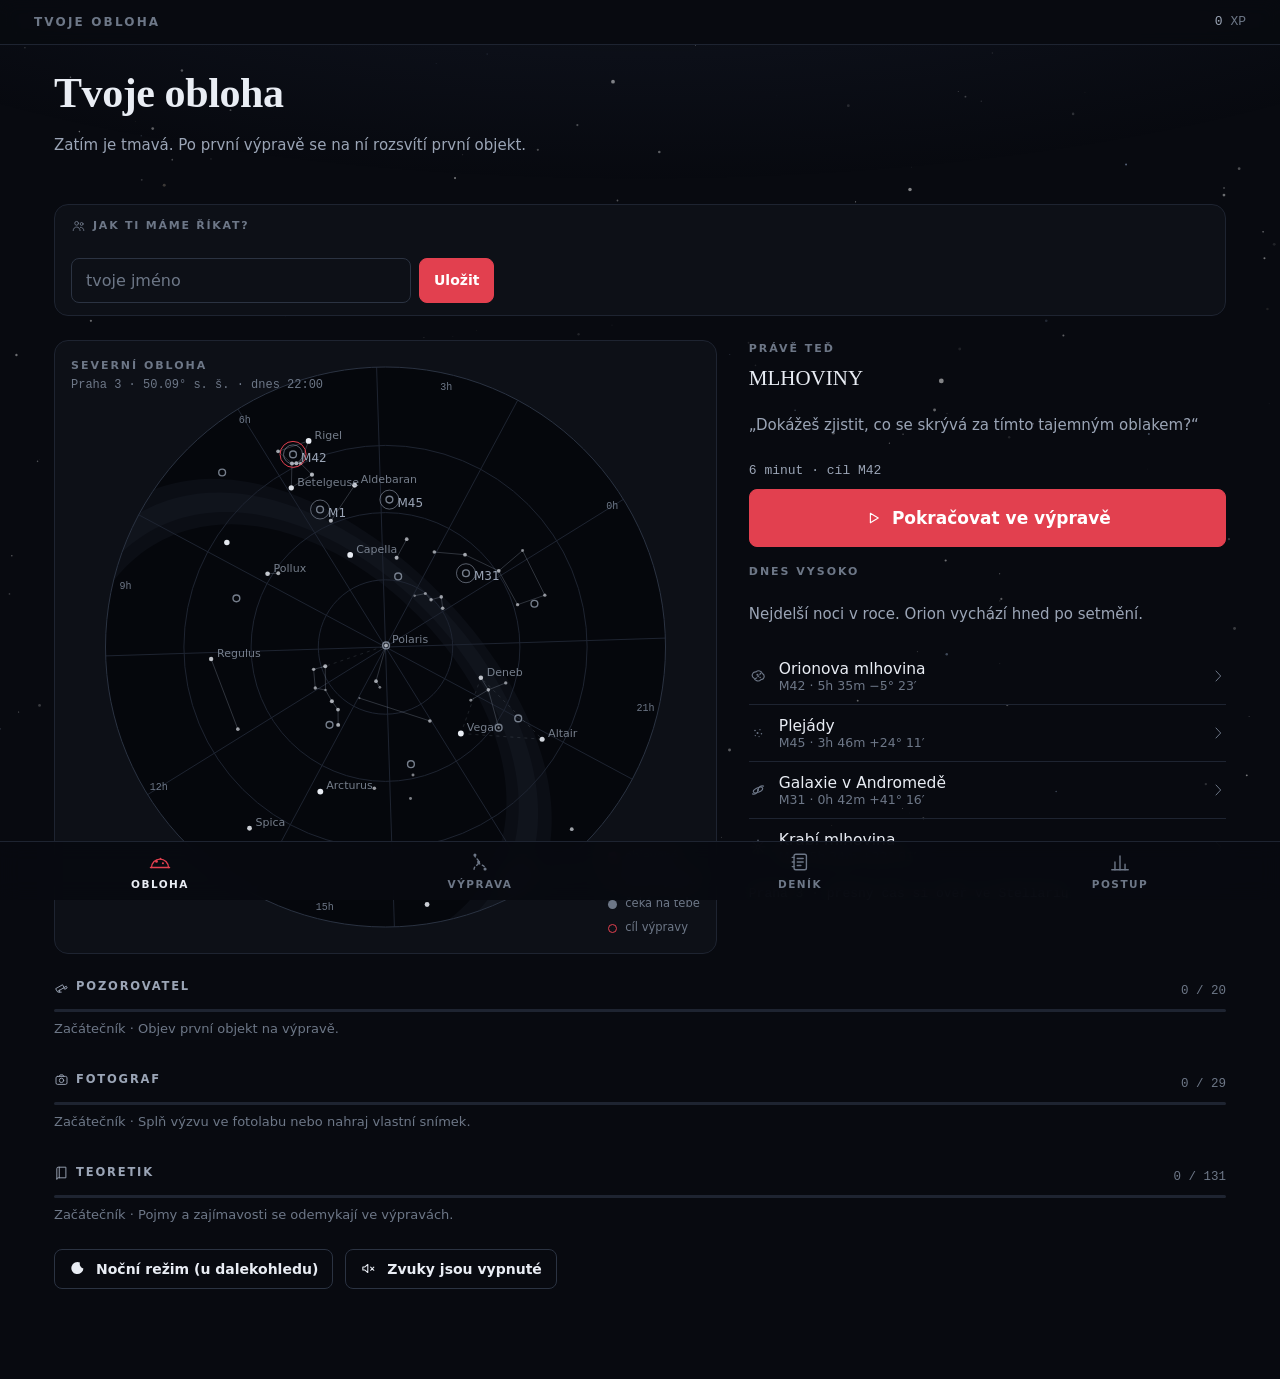
<file: index.html>
<!DOCTYPE html>
<html lang="cs">
<head>
  <meta charset="UTF-8">
  <meta name="viewport" content="width=device-width, initial-scale=1, viewport-fit=cover">
  <meta name="theme-color" content="#060812">
  <title>🚀 Vesmírná akademie</title>
  <link rel="stylesheet" href="style.css">
  <link rel="icon" href="data:image/svg+xml,<svg xmlns='http://www.w3.org/2000/svg' viewBox='0 0 100 100'><text y='.9em' font-size='90'>🚀</text></svg>">
</head>
<body>

  <!-- Hvězdné pozadí (kreslí se jen jednou, výkonově nenáročné) -->
  <canvas id="starfield" aria-hidden="true"></canvas>
  <div class="nebula-glow" aria-hidden="true"></div>

  <!-- Horní lišta -->
  <header class="topbar" id="topbar">
    <button class="topbar__back" id="btnBack" aria-label="Zpět">←</button>
    <div class="topbar__title" id="topbarTitle">VESMÍRNÁ AKADEMIE</div>
    <div class="topbar__xp" id="topbarXp"><span id="topbarXpValue">0</span> XP</div>
  </header>

  <!-- Ukazatel průběhu lekce -->
  <div class="progress" id="progress" hidden>
    <div class="progress__fill" id="progressFill"></div>
  </div>

  <!-- Sem se vykreslují všechny obrazovky -->
  <main id="app"></main>

  <!-- Vrstva pro odznaky / oznámení -->
  <div id="overlay" class="overlay" hidden></div>
  <div id="toasts" class="toasts" aria-live="polite"></div>

  <!-- Data (obsah) -->
  <script src="data/images.js"></script>
  <script src="data/objects.js"></script>
  <script src="data/facts.js"></script>
  <script src="data/terms.js"></script>
  <script src="data/sims.js"></script>
  <script src="data/sky.js"></script>
  <script src="data/lessons.js"></script>
  <!-- Aplikace (logika) -->
  <script src="icons.js"></script>
  <script src="sky-map.js"></script>
  <script src="sim-engine.js"></script>
  <script src="app.js"></script>
</body>
</html>
</file>
<file: style.css>
/* =============================================================================
   VESMÍRNÁ AKADEMIE – styly (verze 2)
   -----------------------------------------------------------------------------
   Vizuální systém: „noční hvězdný atlas“.
     · jedna tmavá plocha, žádné barevné přechody na pozadí ani v textu
     · vlasové linky a prázdný prostor místo rámečků a stínů
       (ne každý prvek je karta)
     · jeden akcent – Hα červená – a jen na tři věci:
         hlavní akce · objevený objekt · aktuální postup
     · písmo: patkové na nadpisy (jako v tištěném atlasu), bezpatkové
       na rozhraní, neproporcionální na čísla a souřadnice
     · pohyb jen v pěti okamžicích (sekce 9), nikdy trvale

   Sekce:
     1) barvy, písmo, rozměry       6) obrazovky
     2) základ a pozadí             7) interaktivní úlohy
     3) lišta a navigace            8) noční režim a tisk
     4) rozvržení a typografie      9) pohyb
     5) komponenty                 10) responzivita
   ========================================================================== */

/* ----------------- 1) BARVY, PÍSMO, ROZMĚRY ------------------------------ */
:root{
  /* plochy – od nejtmavší k nejsvětlejší */
  --sky-0:   #080a10;
  --sky-1:   #0d1017;
  --sky-2:   #141822;
  --sky-3:   #1b212d;

  /* linky */
  --line:    #1e2431;
  --line-2:  #2b3342;
  --line-3:  #3b4556;

  /* text */
  --ink:     #e9edf4;
  --ink-2:   #9ba5b6;
  --ink-3:   #6d7787;

  /* akcent – vodíková červená z astrofotografie */
  --ha:      #e2404f;
  --ha-hi:   #ef4c5b;
  --ha-soft: #7e1d26;
  --ha-wash: rgba(226,64,79,.12);

  /* stavy */
  --ok:        #4ec58a;
  --ok-wash:   rgba(78,197,138,.12);
  --warn:      #d8a44a;
  --warn-wash: rgba(216,164,74,.11);

  /* písmo */
  --font:  system-ui, -apple-system, "Segoe UI", Roboto, "Helvetica Neue", Arial, sans-serif;
  --serif: ui-serif, "Iowan Old Style", "Palatino Linotype", Palatino, Georgia,
           "Times New Roman", serif;
  --mono:  ui-monospace, SFMono-Regular, "SF Mono", Menlo, Consolas, monospace;

  /* rozestupy 4 / 8 / 12 / 16 / 24 / 32 / 48 / 64 */
  --s1:4px; --s2:8px; --s3:12px; --s4:16px;
  --s5:24px; --s6:32px; --s7:48px; --s8:64px;

  /* rádiusy – málo a malé */
  --r1:4px; --r2:8px; --r3:14px;

  --measure: 68ch;      /* nejdelší řádek textu ke čtení */
  --page:    1240px;

  /* zpětná kompatibilita se staršími názvy v kódu */
  --bg:var(--sky-0); --bg-2:var(--sky-1);
  --panel:var(--sky-1); --panel-2:var(--sky-2);
  --stroke:var(--line); --stroke-2:var(--line-2);
  --text:var(--ink); --muted:var(--ink-2);
  --accent:var(--ha); --accent-2:var(--ha); --pink:var(--ha);
  --good:var(--ok); --radius:var(--r3); --radius-sm:var(--r2);
  --shadow:none;
}

/* -------------------- 2) ZÁKLAD A POZADÍ -------------------------------- */
*{ box-sizing:border-box; }
html,body{ margin:0; padding:0; }
html{ -webkit-text-size-adjust:100%; }
[hidden]{ display:none !important; }

body{
  min-height:100vh;
  background:var(--sky-0);
  color:var(--ink);
  font-family:var(--font);
  font-size:17px;
  line-height:1.55;
  -webkit-font-smoothing:antialiased;
  overflow-x:hidden;
}
button{ font-family:inherit; color:inherit; cursor:pointer; }
img{ max-width:100%; display:block; }
a{ color:var(--ink); }
:focus-visible{ outline:2px solid var(--ha); outline-offset:3px; border-radius:var(--r1); }

/* hvězdné pozadí – nakreslí se jednou a nikdy se nehýbe */
#starfield{
  position:fixed; inset:0; width:100%; height:100%;
  z-index:-2; pointer-events:none; opacity:.55;
}
/* jediné světlo v pozadí: nehybný závan Mléčné dráhy u horního okraje */
.nebula-glow{
  position:fixed; inset:0; z-index:-1; pointer-events:none;
  background:radial-gradient(120% 55% at 50% -16%, rgba(78,96,144,.16), transparent 66%);
}

/* ikony */
.ico{ flex:0 0 auto; vertical-align:-.18em; }
.icowrap{ display:inline-flex; align-items:center; }

/* ------------------- 3) LIŠTA A NAVIGACE -------------------------------- */
.topbar{
  position:sticky; top:0; z-index:30;
  display:flex; align-items:center; gap:var(--s3);
  padding:var(--s3) clamp(16px,4vw,34px);
  background:rgba(8,10,16,.9);
  border-bottom:1px solid var(--line);
  backdrop-filter:blur(8px);
}
.topbar__back{
  width:36px; height:36px; flex:0 0 auto; display:grid; place-items:center;
  border:1px solid var(--line-2); border-radius:var(--r2);
  background:transparent; color:var(--ink-2);
}
.topbar__back:hover{ color:var(--ink); border-color:var(--line-3); }
.topbar__title{
  flex:1 1 auto; min-width:0;
  font-size:12px; font-weight:600; letter-spacing:.18em; text-transform:uppercase;
  color:var(--ink-3); white-space:nowrap; overflow:hidden; text-overflow:ellipsis;
}
.topbar__xp{
  flex:0 0 auto; font-family:var(--mono); font-size:13px; color:var(--ink-3);
}
.topbar__xp span{ color:var(--ink-2); }

/* průběh lekce – vlasová linka pod lištou */
.progress{ position:sticky; top:56px; z-index:29; height:2px; background:var(--line); }
.progress__fill{ height:100%; width:0; background:var(--ha); transition:width .3s ease; }

/* Prvky, na které se kliká, se nesmí schovat pod spodní navigaci –
   proto si při posouvání drží odstup od jejího okraje.                   */
.answer, .btn, .rail__item, .path__item, .tonight__obj, .jentry__link,
.simswitch__btn, .simrange, .chip, .kind{ scroll-margin-bottom:110px; }

/* hlavní navigace – čtyři místa, nic víc */
.nav{
  position:fixed; left:0; right:0; bottom:0; z-index:28;
  display:grid; grid-template-columns:repeat(4,1fr);
  border-top:1px solid var(--line);
  background:rgba(8,10,16,.94);
  backdrop-filter:blur(10px);
}
.nav__item{
  display:flex; flex-direction:column; align-items:center; gap:5px;
  padding:9px 4px 10px; border:0; background:transparent;
  color:var(--ink-3); font-size:10.5px; font-weight:700;
  letter-spacing:.14em; text-transform:uppercase;
}
.nav__item:hover{ color:var(--ink-2); }
.nav__item.is-on{ color:var(--ink); }
.nav__item.is-on .ico{ color:var(--ha); }
.nav__item[hidden]{ display:none !important; }

/* ------------- 4) ROZVRŽENÍ A TYPOGRAFIE -------------------------------- */
#app{
  max-width:var(--page); margin:0 auto;
  padding:var(--s5) clamp(16px,4vw,34px) 96px;
}
.stack{ display:grid; gap:var(--s5); }
.stack--tight{ gap:var(--s3); }
.center{ text-align:center; }
.measure{ max-width:var(--measure); }
.row{ display:flex; align-items:center; gap:var(--s3); flex-wrap:wrap; }
.hr{ height:1px; background:var(--line); border:0; margin:0; }

h1,h2,h3{ margin:0; line-height:1.18; font-weight:600; }
.h-hero{
  font-family:var(--serif); font-weight:600; color:var(--ink);
  font-size:clamp(28px,4vw,42px); letter-spacing:-.01em;
}
.h-step{
  font-family:var(--serif); font-weight:600;
  font-size:clamp(23px,3.2vw,33px); letter-spacing:-.01em;
  display:flex; align-items:baseline; gap:12px;
}
.ico--head{ color:var(--ink-3); flex:0 0 auto; align-self:center; }
.sub{ color:var(--ink-2); font-size:15px; }
.lead{ font-size:clamp(17px,1.4vw,19px); color:var(--ink); max-width:var(--measure); }
p{ max-width:var(--measure); }
.eyebrow{
  font-size:11px; font-weight:700; letter-spacing:.2em; text-transform:uppercase;
  color:var(--ink-3);
}
.num{ font-family:var(--mono); font-variant-numeric:tabular-nums; }
.muted{ color:var(--ink-2); }

/* nadpis sekce: text a linka, ne karta */
.sechead{
  display:flex; align-items:baseline; gap:var(--s3);
  padding-bottom:var(--s2); border-bottom:1px solid var(--line);
  margin-bottom:var(--s4);
}
.sechead__t{
  font-size:11.5px; font-weight:700; letter-spacing:.18em; text-transform:uppercase;
  color:var(--ink-2); display:flex; align-items:center; gap:8px;
}
.sechead__n{ margin-left:auto; font-family:var(--mono); font-size:12px; color:var(--ink-3); }

/* ----------------------- 5) KOMPONENTY ---------------------------------- */

/* plocha – jen tam, kde prvek opravdu potřebuje vlastní pozadí */
.panel{
  background:var(--sky-1); border:1px solid var(--line);
  border-radius:var(--r3); padding:clamp(16px,2.1vw,22px);
}
.panel--tight{ padding:var(--s3) var(--s4); }
.panel--plain{ background:transparent; border:0; padding:0; }

/* tlačítka */
.btn{
  display:inline-flex; align-items:center; justify-content:center; gap:10px;
  width:100%; min-height:52px; padding:14px 20px;
  font-size:16px; font-weight:600;
  border:1px solid var(--ha); border-radius:var(--r2);
  background:var(--ha); color:#fff;
  transition:background .15s ease, border-color .15s ease, color .15s ease;
}
.btn:hover{ background:var(--ha-hi); border-color:var(--ha-hi); }
.btn:active{ background:#c8323f; }
.btn--ghost{ background:transparent; color:var(--ink); border-color:var(--line-2); }
.btn--ghost:hover{ background:var(--sky-2); border-color:var(--line-3); }
.btn--small{ min-height:40px; font-size:14px; padding:9px 14px; width:auto; }
.btn--wide{ min-height:58px; font-size:17px; }
.btn--danger{ background:transparent; color:var(--ha); border-color:var(--ha-soft); }
.btn--danger:hover{ background:var(--ha-wash); border-color:var(--ha); }
.btn[disabled]{ opacity:.4; cursor:default; }

/* odpovědi – řádky, ne bubliny */
.answers{ display:grid; gap:var(--s2); max-width:780px; }
.answers--2{ grid-template-columns:1fr 1fr; }
.answer{
  display:flex; align-items:center; gap:var(--s3); text-align:left;
  width:100%; min-height:56px; padding:12px 16px;
  border:1px solid var(--line-2); border-left:2px solid var(--line-2);
  border-radius:var(--r2);
  background:var(--sky-1); font-size:16px; color:var(--ink);
  transition:border-color .15s, background .15s;
}
.answer:hover:not(.is-locked){ background:var(--sky-2); border-left-color:var(--line-3); }
.answer__icon{ color:var(--ink-3); display:inline-flex; }
.answer.is-correct{ border-color:var(--ok); border-left-color:var(--ok); background:var(--ok-wash); }
.answer.is-correct .answer__icon{ color:var(--ok); }
.answer.is-wrong{ border-color:var(--ha); border-left-color:var(--ha); background:var(--ha-wash); }
.answer.is-wrong .answer__icon{ color:var(--ha); }
.answer.is-locked{ cursor:default; }
.answer.is-dim{ opacity:.42; }

/* fotografie a ilustrace */
.photo{
  position:relative; margin:0; overflow:hidden;
  border-radius:var(--r3); border:1px solid var(--line);
  background:var(--sky-1); aspect-ratio:16/10;
  width:100%; max-height:min(56vh,520px);
}
.photo svg, .photo img{ position:absolute; inset:0; width:100%; height:100%; object-fit:cover; }
.photo img{ opacity:0; transition:opacity .4s ease; }
.photo.has-photo img{ opacity:1; }
.photo--tall{ aspect-ratio:4/3; }
.photo--square{ aspect-ratio:1/1; }
.photo--mini{ aspect-ratio:16/10; max-height:150px; border-radius:var(--r2); }
.photo--fill{
  position:absolute; inset:0; width:100%; height:100%;
  aspect-ratio:auto; max-height:none; border:0; border-radius:0;
}
.pick .photo, .card-obj .photo{ max-height:none; }
.photo__credit{
  position:absolute; left:0; right:0; bottom:0; z-index:2; display:none;
  padding:18px 12px 8px; font-size:11px; line-height:1.4; color:var(--ink-2);
  background:linear-gradient(transparent, rgba(8,10,16,.9)); text-align:right;
}
.photo.has-photo .photo__credit{ display:block; }
.photo__credit a{ color:#cfd8e8; text-decoration:none; border-bottom:1px solid var(--line-3); }
.photo__illu{
  position:absolute; right:10px; bottom:8px; z-index:2;
  font-size:10px; letter-spacing:.1em; text-transform:uppercase; color:var(--ink-3);
}
.photo.has-photo .photo__illu{ display:none; }
.photo__label{
  position:absolute; top:10px; left:10px; z-index:2;
  display:inline-flex; align-items:center; gap:6px; padding:5px 10px;
  border-radius:var(--r1); font-size:11px; font-weight:700;
  letter-spacing:.12em; text-transform:uppercase;
  background:rgba(8,10,16,.74); border:1px solid var(--line-2); color:var(--ink-2);
}

/* hodnocení odpovědi – svislá linka, žádná bublina */
.feedback{
  border-left:2px solid var(--line-2); padding:var(--s2) 0 var(--s2) var(--s4);
  max-width:var(--measure);
}
.feedback--ok{ border-left-color:var(--ok); }
.feedback--no{ border-left-color:var(--warn); }
.feedback__title{
  font-size:13px; font-weight:700; letter-spacing:.1em; text-transform:uppercase;
  margin-bottom:2px; display:flex; align-items:center; gap:8px;
}
.feedback--ok .feedback__title{ color:var(--ok); }
.feedback--no .feedback__title{ color:var(--warn); }

/* chipy */
.chips{ display:flex; flex-wrap:wrap; gap:var(--s2); }
.chip{
  display:inline-flex; align-items:center; gap:6px; padding:6px 12px;
  border:1px solid var(--line-2); border-radius:999px;
  font-size:13px; color:var(--ink-2); background:transparent;
}
.chip:hover{ color:var(--ink); }
.chip.is-on{ color:var(--ink); border-color:var(--line-3); background:var(--sky-2); }

/* rozbalení „chci vědět víc“ */
.more{
  border-top:1px solid var(--line); margin-top:var(--s4); padding-top:var(--s3);
  max-width:var(--measure);
}
.more__sum{
  cursor:pointer; list-style:none; display:flex; align-items:center; gap:8px;
  font-size:14px; font-weight:600; color:var(--ink-2);
}
.more__sum::-webkit-details-marker{ display:none; }
.more__sum::after{ content:''; }
.more__sum:hover{ color:var(--ink); }
.more[open] .more__sum{ color:var(--ink); margin-bottom:var(--s2); }
.more__body p{ margin:0 0 var(--s2); color:var(--ink-2); font-size:16px; }
.more__body p:last-child{ margin-bottom:0; }
.more__list{ margin:0; padding-left:20px; color:var(--ink-2); font-size:15px; }
.more__list li{ margin-bottom:6px; }

/* toasty */
.toasts{
  position:fixed; left:50%; bottom:74px; transform:translateX(-50%);
  z-index:60; display:grid; gap:8px; justify-items:center;
  width:max-content; max-width:92vw; pointer-events:none;
}
.toast{
  padding:9px 15px; border-radius:var(--r2);
  background:var(--sky-2); border:1px solid var(--line-2);
  font-size:14px; color:var(--ink);
}
.toast.is-out{ opacity:0; transition:opacity .35s ease; }

/* překryv – nová kvalifikace */
.overlay{
  position:fixed; inset:0; z-index:70; display:grid; place-items:center;
  padding:var(--s5); background:rgba(5,7,11,.82); backdrop-filter:blur(6px);
}
.unlock{
  width:min(420px,92vw); text-align:center;
  background:var(--sky-1); border:1px solid var(--line-2); border-radius:var(--r3);
  padding:var(--s6) var(--s5);
}
.unlock__icon{ color:var(--ha); display:grid; place-items:center; margin-bottom:var(--s3); }
.unlock__label{
  font-size:11px; font-weight:700; letter-spacing:.2em; text-transform:uppercase;
  color:var(--ink-3);
}
.unlock__name{ font-family:var(--serif); font-size:26px; margin:var(--s2) 0 var(--s4); }

/* text a číslo v řádku (definiční seznam) */
.factlist{ display:grid; margin:0; }
.factlist div{
  display:flex; justify-content:space-between; gap:var(--s4);
  padding:10px 0; border-bottom:1px solid var(--line); font-size:15.5px;
}
.factlist div:last-child{ border-bottom:0; }
.factlist dt{ color:var(--ink-2); }
.factlist dd{ margin:0; text-align:right; font-family:var(--mono); font-size:14.5px; }

/* ------------------------- 6) OBRAZOVKY --------------------------------- */

/* ---- OBLOHA (domov) ---- */
.hero{ padding:0 0 var(--s2); }
.hero__rocket{ display:none; }          /* raketa jako ozdoba už nepatří do rozhraní */

.oblo{ display:grid; gap:var(--s5); }
.oblo__top{ display:grid; gap:var(--s4); }

/* mapa oblohy */
.skymap{
  position:relative; border:1px solid var(--line); border-radius:var(--r3);
  background:var(--sky-1); overflow:hidden;
  display:grid; justify-items:center;
}
.skymap__canvas{
  display:block; width:100%; aspect-ratio:1/1;
  max-height:min(68vh,660px);
}
@media (max-width:899px){ .skymap__canvas{ max-height:min(86vw,540px); } }
.skymap__hud{
  position:absolute; left:var(--s4); top:var(--s4); z-index:2;
  display:grid; gap:2px; pointer-events:none;
}
.skymap__now{
  font-size:11px; font-weight:700; letter-spacing:.18em; text-transform:uppercase;
  color:var(--ink-3);
}
.skymap__place{ font-family:var(--mono); font-size:12px; color:var(--ink-3); }
.skymap__legend{
  position:absolute; right:var(--s4); bottom:var(--s4); z-index:2;
  display:grid; gap:6px; pointer-events:none;
}
.skymap__key{
  display:flex; align-items:center; gap:8px;
  font-size:11.5px; color:var(--ink-3);
}
.skymap__key i{
  width:9px; height:9px; border-radius:50%; background:var(--ink-3);
  display:inline-block; flex:0 0 auto;
}
.skymap__key.is-found i{ background:var(--ha); }
.skymap__key.is-tonight i{ background:transparent; border:1px solid var(--ink-2); }
.skymap__key.is-goal i{ background:transparent; border:1px solid var(--ha); }
.skymap__tip{
  position:absolute; z-index:3; pointer-events:none; transform:translate(-50%,-130%);
  padding:7px 11px; border-radius:var(--r2); white-space:nowrap;
  background:rgba(8,10,16,.94); border:1px solid var(--line-2);
  font-size:13px; color:var(--ink);
}
.skymap__tip small{ display:block; color:var(--ink-3); font-family:var(--mono); font-size:11px; }
.skymap__empty{
  position:absolute; inset:auto var(--s4) var(--s4) var(--s4); z-index:2;
  text-align:center; font-size:13px; color:var(--ink-3);
}

/* pás vedle mapy: co dělat teď */
.rail{ display:grid; gap:var(--s4); align-content:start; }
.rail__block{ display:grid; gap:var(--s2); }
.rail__label{
  font-size:11px; font-weight:700; letter-spacing:.18em; text-transform:uppercase;
  color:var(--ink-3);
}
.rail__title{ font-family:var(--serif); font-size:21px; line-height:1.25; }
.rail__meta{ font-size:13px; color:var(--ink-2); font-family:var(--mono); }
.rail__list{ display:grid; gap:1px; }
.rail__item{
  display:grid; grid-template-columns:auto 1fr auto; align-items:center; gap:var(--s3);
  padding:11px 0; border-bottom:1px solid var(--line);
  background:transparent; border-left:0; border-right:0; border-top:0;
  text-align:left; color:var(--ink); font-size:15.5px; width:100%;
}
.rail__item:hover{ color:#fff; }
.rail__item:hover .rail__go{ color:var(--ha); }
.rail__item .ico{ color:var(--ink-3); }
.rail__item.is-found .ico{ color:var(--ha); }
.rail__sub{ display:block; font-size:12.5px; color:var(--ink-3); }
.rail__go{ color:var(--ink-3); display:inline-flex; }

/* stopa postupu – tři dráhy */
.tracks{ display:grid; gap:var(--s6); }
.track{ display:grid; gap:7px; }
.track__head{ display:flex; align-items:baseline; gap:var(--s3); }
.track__name{
  font-size:11.5px; font-weight:700; letter-spacing:.16em; text-transform:uppercase;
  color:var(--ink-2); display:flex; align-items:center; gap:7px;
}
.track__val{ margin-left:auto; font-family:var(--mono); font-size:12.5px; color:var(--ink-3); }
.track__bar{ height:3px; background:var(--line); border-radius:2px; overflow:hidden; }
.track__bar span{ display:block; height:100%; background:var(--ha); }
.track__note{ font-size:13px; color:var(--ink-3); }
.track__rank{ font-family:var(--serif); font-size:18px; color:var(--ink); margin-top:2px; }

/* statistiky – čísla bez krabic */
.stats{ display:grid; grid-template-columns:repeat(auto-fit,minmax(180px,1fr)); gap:var(--s4); }
.stat{ display:grid; gap:2px; }
.stat__label{
  font-size:11px; font-weight:700; letter-spacing:.16em; text-transform:uppercase;
  color:var(--ink-3); display:flex; align-items:center; gap:7px;
}
.stat__value{ font-family:var(--serif); font-size:clamp(22px,2.4vw,28px); }
.stat__value small{ font-size:14px; color:var(--ink-2); font-family:var(--font); }
.levelbar{ height:3px; margin-top:8px; background:var(--line); border-radius:2px; overflow:hidden; }
.levelbar span{ display:block; height:100%; background:var(--ha); transition:width .6s ease; }

/* aktuální výprava */
.mission-card{
  display:grid; gap:var(--s2);
  padding:var(--s5); border:1px solid var(--line-2); border-radius:var(--r3);
  background:var(--sky-1);
}
.mission-card__badge{
  display:inline-flex; align-items:center; gap:7px; width:max-content;
  font-size:11px; font-weight:700; letter-spacing:.16em; text-transform:uppercase;
  color:var(--ha);
}
.mission-card.is-done .mission-card__badge{ color:var(--ok); }
.mission-card__title{ font-family:var(--serif); font-size:clamp(22px,2.8vw,29px); }

/* dlaždice – jen v druhořadém pásu, proto tiché */
.tiles{ display:grid; grid-template-columns:repeat(auto-fit,minmax(190px,1fr)); gap:var(--s3); }
.tile{
  display:grid; grid-template-columns:auto 1fr; align-items:center; gap:var(--s3);
  padding:13px 14px; text-align:left;
  border:1px solid var(--line); border-radius:var(--r2); background:transparent;
}
.tile:hover{ background:var(--sky-1); border-color:var(--line-2); }
.tile__icon{ color:var(--ink-3); display:inline-flex; }
.tile:hover .tile__icon{ color:var(--ink-2); }
.tile__name{ font-size:15px; font-weight:600; }
.tile__meta{ font-size:12.5px; color:var(--ink-3); }
.tile--locked{ opacity:.5; cursor:default; }
.tile--locked:hover{ background:transparent; border-color:var(--line); }

/* ---- VÝPRAVY (cesta akademií) ---- */
.path{ display:grid; }
.path__item{
  display:grid; grid-template-columns:auto 1fr auto; align-items:center; gap:var(--s4);
  text-align:left; padding:var(--s4) 0; width:100%;
  border:0; border-bottom:1px solid var(--line); background:transparent; color:var(--ink);
}
.path__item:hover{ background:var(--sky-1); }
.path__dot{
  width:38px; height:38px; flex:0 0 auto; display:grid; place-items:center;
  border-radius:50%; border:1px solid var(--line-2); color:var(--ink-3);
  font-family:var(--mono); font-size:13px;
}
.path__item.is-done .path__dot{ border-color:var(--ha-soft); color:var(--ha); }
.path__item.is-now .path__dot{ border-color:var(--ha); color:var(--ha); }
.path__body{ min-width:0; display:grid; gap:3px; }
.path__title{ display:block; font-size:17px; font-weight:600; letter-spacing:.01em; }
.path__teaser{ display:block; font-size:14.5px; color:var(--ink-2); }
.path__meta{
  display:block; font-size:12px; color:var(--ink-3); font-family:var(--mono);
  margin-top:2px;
}
.path__go{ color:var(--ink-3); display:inline-flex; }
.path__item:hover .path__go{ color:var(--ha); }

/* ---- DENÍK ---- */
.jentry{ padding:var(--s4) 0; border-bottom:1px solid var(--line); }
.jentry__head{ display:flex; justify-content:space-between; gap:var(--s3); flex-wrap:wrap; }
.jentry__date{
  font-family:var(--mono); font-size:12px; letter-spacing:.04em; color:var(--ink-3);
  text-transform:uppercase;
}
.jentry__sky{ font-size:13px; color:var(--ink-2); }
.jentry__what{ font-family:var(--serif); font-size:20px; margin-top:4px; }
.jentry__note{
  margin:var(--s2) 0 0; font-size:15.5px; color:var(--ink-2); white-space:pre-wrap;
  max-width:var(--measure);
}
.jentry__links{ display:flex; flex-wrap:wrap; gap:var(--s3); margin-top:var(--s3); }
.jentry__link{
  display:inline-flex; align-items:center; gap:6px;
  font-size:12.5px; color:var(--ink-3); background:transparent; border:0; padding:0;
}
.jentry__link:hover{ color:var(--ha); }
.journal__area{
  width:100%; resize:vertical; line-height:1.5; min-height:96px;
}

/* ---- SLOVNÍČEK ---- */
.terms{ display:grid; gap:0; }
.terms--grid{ grid-template-columns:repeat(auto-fit,minmax(340px,1fr)); gap:0 var(--s6); align-items:start; }
.term{ padding:var(--s4) 0; border-bottom:1px solid var(--line); }
.term__head{ display:flex; align-items:flex-start; gap:var(--s3); }
.term__icon{ color:var(--ink-3); display:inline-flex; margin-top:3px; }
.term__name{ display:block; font-weight:600; font-size:17px; }
.term__short{ display:block; font-size:13px; color:var(--ink-3); margin-top:1px; }
.term__text{ margin:var(--s2) 0 0; font-size:15.5px; color:var(--ink-2); }
.term__warn{
  margin:var(--s2) 0 0; padding:8px 0 8px var(--s3); font-size:14.5px; color:var(--warn);
  border-left:2px solid var(--warn);
}
.term--locked{ opacity:.45; }
.termcmp{ display:grid; grid-template-columns:1fr 1fr; gap:var(--s3); margin-top:var(--s3); }
.termcmp__col{ display:grid; gap:6px; }
.termcmp__label{
  font-size:11px; font-weight:700; letter-spacing:.12em; text-transform:uppercase;
  color:var(--ink-3);
}
.termcmp__note{ font-size:13.5px; color:var(--ink-2); }

/* ---- VÍŠ, ŽE? ---- */
.factcard{ display:grid; gap:var(--s3); max-width:var(--measure); }
.factcard__label{
  font-size:11px; font-weight:700; letter-spacing:.2em; text-transform:uppercase;
  color:var(--ink-3); display:flex; align-items:center; gap:7px;
}
.factcard__icon{ display:none; }
.factcard__title{ font-family:var(--serif); font-size:clamp(22px,3vw,29px); }
.factcard__text{ font-size:clamp(16px,1.5vw,18px); color:var(--ink); margin:0; }
.factcard__src{
  display:inline-flex; align-items:center; gap:6px; margin-top:var(--s2);
  font-size:12.5px; color:var(--ink-3); text-decoration:none;
}
.factcard__src:hover{ color:var(--ha); }
.factgrid{ display:grid; grid-template-columns:repeat(auto-fit,minmax(280px,1fr)); gap:0 var(--s6); }
.factmini{ padding:var(--s4) 0; border-bottom:1px solid var(--line); }
.factmini__icon{ display:none; }
.factmini__title{ font-weight:600; margin:0 0 3px; }
.factmini__text{ font-size:14.5px; color:var(--ink-2); margin:0; }
.factmini.is-locked{ opacity:.4; }

/* ---- postup krok za krokem ---- */
.howto{ display:grid; }
.howto__row{
  display:grid; grid-template-columns:auto 1fr; align-items:start; gap:var(--s4);
  padding:var(--s3) 0; border-bottom:1px solid var(--line);
}
.howto__num{
  width:26px; height:26px; display:grid; place-items:center; border-radius:50%;
  font-family:var(--mono); font-size:12px; color:var(--ink-3);
  border:1px solid var(--line-2);
}
.howto__icon{ display:none; }
.howto__title{ font-weight:600; }
.howto__text{ font-size:14.5px; color:var(--ink-2); }

/* ---- obloha se točí okolo pólu (ilustrace v lekci) ---- */
.skyrot{ margin-top:var(--s4); padding-top:var(--s4); border-top:1px solid var(--line); }
.skyrot__dome{
  position:relative; width:min(74%,260px); aspect-ratio:1/1; margin:0 auto;
  border-radius:50%; overflow:hidden; border:1px solid var(--line-2);
  background:var(--sky-0);
}
.skyrot__spin{ position:absolute; inset:0; animation:spin 26s linear infinite; }
.skyrot__star{ position:absolute; border-radius:50%; background:#fff; }
.skyrot__pole{
  position:absolute; left:50%; top:50%; transform:translate(-50%,-50%); color:var(--ha);
}
.skyrot__caption{ font-size:13.5px; color:var(--ink-3); margin:var(--s3) auto 0; max-width:46ch; text-align:center; }

/* ---- karty typů (otočení) ---- */
.kinds{ display:grid; grid-template-columns:repeat(auto-fit,minmax(200px,1fr)); gap:var(--s3); }
.kinds--wide{ grid-template-columns:repeat(auto-fit,minmax(280px,1fr)); }
.kinds--wide .kind__inner{ aspect-ratio:4/3; }
.kind{ perspective:1200px; background:none; border:0; padding:0; }
.kind__inner{
  position:relative; width:100%; aspect-ratio:3/4;
  transform-style:preserve-3d; transition:transform .5s cubic-bezier(.3,.9,.3,1);
}
.kind.is-flipped .kind__inner{ transform:rotateY(180deg); }
.kind__face{
  position:absolute; inset:0; backface-visibility:hidden; overflow:hidden;
  border:1px solid var(--line); border-radius:var(--r3); background:var(--sky-1);
  display:flex; flex-direction:column; justify-content:flex-end;
}
.kind__face--back{
  transform:rotateY(180deg); justify-content:center; text-align:left;
  padding:var(--s4); background:var(--sky-2);
}
.kind__caption{
  position:relative; z-index:2; padding:var(--s4) var(--s3);
  background:linear-gradient(transparent, rgba(8,10,16,.92) 58%);
}
.kind__icon{ color:var(--ink-2); display:inline-flex; }
.kind__name{ font-size:17px; font-weight:600; margin-top:4px; }
.kind__short{ font-size:13px; color:var(--ink-2); }
.kind__text{ font-size:14.5px; color:var(--ink-2); }
.kind__flip{
  font-size:10.5px; letter-spacing:.14em; color:var(--ink-3);
  margin-top:var(--s2); text-transform:uppercase;
}
.kind.is-seen .kind__face--front{ border-color:var(--line-3); }

/* ---- výběr obrázku ---- */
.picks{ display:grid; grid-template-columns:repeat(auto-fit,minmax(190px,1fr)); gap:var(--s3); }
.pick{ position:relative; padding:0; border:0; background:none; border-radius:var(--r3); }
.pick .photo{ aspect-ratio:1/1; }
.pick:hover:not(.is-locked) .photo{ border-color:var(--line-3); }
.pick.is-correct .photo{ border-color:var(--ok); }
.pick.is-wrong .photo{ border-color:var(--ha); }
.pick.is-dim{ opacity:.4; }
.pick__tag{
  position:absolute; z-index:3; top:10px; left:10px;
  width:28px; height:28px; display:grid; place-items:center;
  border-radius:var(--r1); font-family:var(--mono); font-size:13px;
  background:rgba(8,10,16,.8); border:1px solid var(--line-2); color:var(--ink-2);
}

/* ---- wow okamžik ---- */
.wow{ display:grid; gap:var(--s4); padding:var(--s6) 0; max-width:var(--measure); }
.wow__title{
  font-family:var(--serif); font-size:clamp(28px,4.6vw,44px); letter-spacing:-.01em;
}
.wow__line{ font-size:clamp(17px,1.8vw,20px); color:var(--ink-2); }
.wow__punch{
  font-family:var(--serif); font-size:clamp(20px,2.4vw,26px); color:var(--ink);
  border-left:2px solid var(--ha); padding-left:var(--s4);
}

/* ---- porovnání oko / fotoaparát ---- */
.compare{ display:grid; grid-template-columns:1fr 1fr; gap:var(--s4); }
.compare__col{ display:grid; gap:var(--s2); }
.compare__head{
  display:flex; align-items:center; gap:var(--s2); font-size:12px; font-weight:700;
  letter-spacing:.14em; text-transform:uppercase; color:var(--ink-2);
}
.compare__head .ico{ color:var(--ink-3); }
.compare__note{ font-size:14px; color:var(--ink-2); }
.eye-view{
  position:relative; aspect-ratio:16/10; border-radius:var(--r3);
  border:1px solid var(--line); overflow:hidden; background:var(--sky-0);
}
.eye-view__dot{ position:absolute; width:2px; height:2px; border-radius:50%; background:#dfe8ff; }

/* ---- misie ---- */
.mission__grid{ display:grid; grid-template-columns:1fr; gap:var(--s5); }
.task{
  display:flex; align-items:center; gap:var(--s3); padding:var(--s3) 0;
  border-bottom:1px solid var(--line); font-size:15.5px;
}
.task__icon{ color:var(--ink-3); display:inline-flex; }

/* ---- koloběh mlhovina → hvězda → mlhovina ---- */
.cycle{
  display:flex; align-items:center; justify-content:space-between; gap:var(--s2);
  margin-top:var(--s4); padding-top:var(--s4); border-top:1px solid var(--line);
}
.cycle__node{ text-align:center; flex:1 1 0; color:var(--ink-2); }
.cycle__node span{ display:block; color:var(--ink-2); }
.cycle__node small{ display:block; margin-top:6px; font-size:11.5px; color:var(--ink-3); line-height:1.35; }
.cycle__arrow{ flex:0 0 28px; height:1px; background:var(--line-3); }

/* ---- kvíz ---- */
.quiz{ display:grid; gap:var(--s5); }
.quiz__count{
  font-family:var(--mono); font-size:12px; letter-spacing:.1em; color:var(--ink-3);
  text-transform:uppercase;
}
.quiz__q{ font-family:var(--serif); font-size:clamp(21px,2.6vw,27px); max-width:38ch; }
.quiz__dots{ display:flex; gap:5px; }
.quiz__dots i{
  width:18px; height:2px; background:var(--line-2); display:block; border-radius:1px;
}
.quiz__dots i.is-on{ background:var(--ha); }
.quiz__dots i.is-ok{ background:var(--ok); }
.order{ display:grid; gap:var(--s3); }
.order__slots{ display:grid; gap:var(--s2); min-height:10px; }
.order__slot{
  display:flex; align-items:center; gap:var(--s3); padding:11px 14px;
  border-radius:var(--r2); border:1px solid var(--line-2); border-left:2px solid var(--ha);
  background:var(--sky-1);
}
.order__num{
  width:22px; height:22px; flex:0 0 auto; display:grid; place-items:center;
  border-radius:50%; border:1px solid var(--line-2);
  font-family:var(--mono); font-size:11px; color:var(--ink-3);
}
.result{ display:grid; gap:var(--s4); max-width:var(--measure); }
.result__score{ font-family:var(--mono); font-size:clamp(40px,7vw,64px); letter-spacing:-.02em; }
.result__score small{ font-size:.4em; color:var(--ink-3); }

/* ---- sbírka objektů ---- */
.collection{ display:grid; grid-template-columns:repeat(auto-fit,minmax(240px,1fr)); gap:var(--s5); }
.card-obj{ padding:0; border:0; background:none; text-align:left; }
.card-obj .photo{ aspect-ratio:4/3; }
.card-obj:hover .photo{ border-color:var(--line-3); }
.card-obj__body{ padding:var(--s3) 0 0; }
.card-obj__name{ font-weight:600; font-size:16.5px; }
.card-obj__meta{ font-family:var(--mono); font-size:12.5px; color:var(--ink-3); }
.empty{ color:var(--ink-3); padding:var(--s6) 0; font-size:15px; }

/* ---- kvalifikace (dřív odznaky) ---- */
.badge-row{
  display:grid; grid-template-columns:repeat(auto-fit,minmax(300px,1fr));
  gap:0 var(--s6); max-width:1040px;
}
.badge-chip{
  display:grid; grid-template-columns:auto 1fr; align-items:start; gap:var(--s3);
  padding:var(--s3) 0; border-bottom:1px solid var(--line); font-size:15px;
  line-height:1.4;
}
.badge-chip .ico{ margin-top:3px; }
.badge-chip .ico{ color:var(--ha); }
.badge-chip small{ display:block; font-size:12.5px; color:var(--ink-3); }
.badge-chip--locked{ color:var(--ink-3); }
.badge-chip--locked .ico{ color:var(--ink-3); }

/* místo pro vlastní fotku */
.photo-slot{
  display:grid; place-content:center; justify-items:center; gap:var(--s2);
  aspect-ratio:16/10; max-height:min(38vh,300px);
  border:1px dashed var(--line-2); border-radius:var(--r3);
  color:var(--ink-3); font-size:14px; text-align:center; padding:var(--s4);
}

/* ---- zdroje ---- */
.sources{ font-size:14.5px; color:var(--ink-2); padding-left:20px; }
.sources li{ margin-bottom:8px; }
.sources a{ color:var(--ink); }

/* ---- vynulování ---- */
.reset{ border-color:var(--ha-soft); }
.reset.is-armed{ border-color:var(--ha); background:var(--ha-wash); }
.resetlist{ margin:var(--s3) 0; padding-left:20px; }
.resetlist li{ font-size:15px; margin-bottom:5px; color:var(--ink-2); }

/* ---- přepínače, jméno ---- */
.homeswitches{ display:flex; gap:var(--s3); flex-wrap:wrap; }
.homeswitches .btn{ flex:0 1 auto; }
.namerow{ display:flex; gap:var(--s2); flex-wrap:wrap; max-width:520px; }
.nameinput{
  flex:1 1 200px; min-width:0; max-width:340px; padding:12px 14px;
  font-family:inherit; font-size:16px; color:var(--ink);
  background:var(--sky-1); border:1px solid var(--line-2); border-radius:var(--r2);
}
.nameinput::placeholder{ color:var(--ink-3); }
.nameinput:focus{ outline:none; border-color:var(--ha); }

/* ---- rozcvička ---- */
.warm__from{
  font-family:var(--mono); font-size:12px; letter-spacing:.04em;
  text-transform:uppercase; color:var(--ink-3);
}

/* ---- co je dnes na obloze ---- */
.tonight{ display:grid; gap:var(--s3); }
.tonight__row{ display:grid; grid-template-columns:repeat(auto-fit,minmax(150px,1fr)); gap:0 var(--s4); }
.tonight__obj{
  display:grid; grid-template-columns:auto 1fr; align-items:center; gap:var(--s3);
  padding:11px 0; border-bottom:1px solid var(--line);
  text-align:left; background:transparent; border-top:0; border-left:0; border-right:0;
  color:var(--ink);
}
.tonight__obj:hover .tonight__name{ color:#fff; }
.tonight__icon{ color:var(--ink-3); display:inline-flex; }
.tonight__obj.is-found .tonight__icon{ color:var(--ha); }
.tonight__name{ font-size:15px; }
.tonight__meta{ font-size:12px; color:var(--ink-3); font-family:var(--mono); }

/* ---- přehled pro rodiče ---- */
.ptable{ display:grid; }
.ptable__row{
  display:grid; grid-template-columns:34px 1fr auto; gap:var(--s3); align-items:center;
  padding:10px 0; border-bottom:1px solid var(--line); font-size:15px;
}
.ptable__row:last-child{ border-bottom:0; }
.ptable__n{ color:var(--ink-3); font-family:var(--mono); font-size:12.5px; }
.ptable__t{ min-width:0; }
.ptable__s{ font-family:var(--mono); font-size:13.5px; color:var(--ink-2); }
.ptable__row.is-done .ptable__s{ color:var(--ok); }

/* ---- diplom ---- */
.cert{
  padding:var(--s7) var(--s5); text-align:center;
  border:1px solid var(--line-2); border-radius:var(--r3); background:var(--sky-1);
}
.cert__seal{ color:var(--ha); display:grid; place-items:center; }
.cert__eyebrow{
  font-size:11px; letter-spacing:.22em; color:var(--ink-3); margin-top:var(--s3);
  text-transform:uppercase;
}
.cert__title{ font-family:var(--serif); font-size:24px; margin:var(--s2) 0 0; }
.cert__for{ color:var(--ink-3); margin:var(--s4) 0 0; font-size:13.5px; }
.cert__name{ font-family:var(--serif); font-size:32px; margin:var(--s1) 0 var(--s4); color:var(--ink); }
.cert__body{ font-size:15.5px; color:var(--ink-2); margin:0 auto; max-width:46ch; }
.cert__row{
  display:flex; justify-content:center; gap:var(--s5); margin-top:var(--s5);
  font-family:var(--mono); font-size:14px; color:var(--ink-2);
}
.cert__date{ margin-top:var(--s4); font-family:var(--mono); font-size:12.5px; color:var(--ink-3); }

/* ---------------- 7) INTERAKTIVNÍ ÚLOHY (SIMULÁTOR) --------------------- */
/* Pořadí, ve kterém se na to dívá dítě: ovládám → vidím → co to znamená. */
.sim-layout{ display:grid; gap:var(--s5); }
.sim{
  position:relative; border:1px solid var(--line); border-radius:var(--r3);
  overflow:hidden; background:var(--sky-0);
}
.sim__canvas{ display:block; width:100%; aspect-ratio:16/10; max-height:min(56vh,520px); }
.sim__target{
  position:absolute; left:0; right:0; bottom:0; padding:8px 13px;
  font-family:var(--mono); font-size:12px; color:var(--ink-3);
  background:linear-gradient(transparent, rgba(8,10,16,.9));
}
.simstats{ display:grid; grid-template-columns:repeat(auto-fit,minmax(140px,1fr)); gap:0 var(--s4); }
.simstat{ padding:10px 0; border-bottom:1px solid var(--line); }
.simstat__label{
  font-size:11px; text-transform:uppercase; letter-spacing:.12em; color:var(--ink-3);
}
.simstat__value{ font-family:var(--mono); font-size:17px; margin-top:2px; }
.simverdict{
  display:flex; align-items:flex-start; gap:var(--s3);
  padding:var(--s2) 0 var(--s2) var(--s4);
  border-left:2px solid var(--line-2); font-size:15.5px; color:var(--ink-2);
  max-width:var(--measure);
}
.simverdict__icon{ flex:0 0 auto; color:var(--ink-3); margin-top:2px; }
.simverdict.is-ok{ border-left-color:var(--ok); }
.simverdict.is-ok .simverdict__icon{ color:var(--ok); }
.simverdict.is-warn{ border-left-color:var(--warn); }
.simverdict.is-warn .simverdict__icon{ color:var(--warn); }

.simctrls{ display:grid; gap:var(--s4); }
.simctrl{ display:grid; gap:6px; }
.simctrl__head{ display:flex; justify-content:space-between; align-items:baseline; gap:var(--s2); }
.simctrl__label{
  font-size:11.5px; text-transform:uppercase; letter-spacing:.12em; color:var(--ink-3);
}
.simctrl__value{ font-family:var(--mono); font-size:16px; color:var(--ink); }
.simrange{
  -webkit-appearance:none; appearance:none;
  width:100%; height:26px; margin:0; background:transparent; cursor:pointer;
}
.simrange::-webkit-slider-runnable-track{ height:2px; background:var(--line-3); }
.simrange::-webkit-slider-thumb{
  -webkit-appearance:none; appearance:none;
  width:22px; height:22px; margin-top:-10px; border-radius:50%;
  background:var(--sky-0); border:2px solid var(--ha);
}
.simrange::-moz-range-track{ height:2px; background:var(--line-3); }
.simrange::-moz-range-thumb{
  width:18px; height:18px; border-radius:50%;
  background:var(--sky-0); border:2px solid var(--ha);
}
.simswitch{ display:flex; gap:0; border:1px solid var(--line-2); border-radius:var(--r2); overflow:hidden; }
.simswitch__btn{
  flex:1; padding:11px 8px; font-size:15px; border:0;
  background:transparent; color:var(--ink-2);
  border-right:1px solid var(--line-2);
}
.simswitch__btn:last-child{ border-right:0; }
.simswitch__btn:hover{ background:var(--sky-2); }
.simswitch__btn.is-on{ background:var(--ha-wash); color:var(--ink); box-shadow:inset 0 -2px 0 var(--ha); }
.simgoal{ padding:var(--s2) 0 var(--s2) var(--s4); border-left:2px solid var(--line-2); }
.simgoal__label{
  font-size:11px; text-transform:uppercase; letter-spacing:.14em; color:var(--ink-3);
  margin-bottom:3px; display:flex; align-items:center; gap:7px;
}
.simgoal__text{ font-size:15px; color:var(--ink-2); }
.simgoal.is-done{ border-left-color:var(--ha); }
.simgoal.is-done .simgoal__label{ color:var(--ha); }
.simgoal.is-done .simgoal__text{ color:var(--ink); }

/* ---- výprava: rozvržení na šířku ---- */
.lesson{ display:grid; gap:var(--s4); }
.lesson__head{ display:grid; gap:var(--s2); }
.lesson__step{
  font-family:var(--mono); font-size:11.5px; letter-spacing:.1em; color:var(--ink-3);
  text-transform:uppercase;
}
.lesson__body{ display:grid; gap:var(--s5); align-content:start; }
.lesson__media{ display:grid; gap:var(--s3); align-content:start; }
.lesson__text{ align-content:start; }
.lesson__aside{ display:grid; gap:var(--s4); align-content:start; }

/* ------------------- 8) NOČNÍ REŽIM A TISK ------------------------------ */
/* U dalekohledu zničí bílé světlo displeje noční vidění za sekundu.
   Červené téměř ne – proto se celá aplikace přebarví do červena a ztmaví. */
body.night{ background:#000; }
body.night #app,
body.night .topbar,
body.night .nav,
body.night .toasts,
body.night #starfield,
body.night .nebula-glow{
  filter:saturate(0) sepia(1) hue-rotate(-38deg) saturate(5.5) brightness(.62);
}

@media print{
  #starfield, .nebula-glow, .topbar, .progress, .nav, .btn, .toasts{ display:none !important; }
  body{ background:#fff; color:#000; }
  .cert{ border-color:#8a8a8a; background:#fff; }
  .cert__name, .cert__title{ color:#111; }
  .cert__body, .sub, .cert__for, .cert__date{ color:#333; }
  .cert__seal{ color:#111; }
}

/* --------------------------- 9) POHYB ----------------------------------- */
/* Pohyb má jen pět okamžiků:
     1) otevření výpravy        .step-in
     2) přechod mezi kroky      .step-in
     3) dokončení misie         .done-in
     4) rozsvícení nového objektu na mapě  (kreslí canvas)
     5) objev objektu           .discover
   Nic jiného se nehýbe. Žádné trvalé poskakování.                        */
@keyframes stepIn{ from{opacity:0; transform:translateY(6px)} to{opacity:1; transform:none} }
.step-in{ animation:stepIn .22s ease-out both; }
@keyframes doneIn{ from{opacity:0} to{opacity:1} }
.done-in{ animation:doneIn .3s ease-out both; }
@keyframes discoverIn{
  0%{ opacity:0; transform:scale(.97) }
  60%{ opacity:1 }
  100%{ transform:none }
}
.discover{ animation:discoverIn .45s cubic-bezier(.2,.8,.2,1) both; }
@keyframes spin{ to{ transform:rotate(360deg) } }

/* třídy, které kód ještě používá, ale už nic neanimují */
.delay-1,.delay-2,.delay-3,.delay-4{ animation-delay:0s; }
.pulse{ animation:none; }
.pop{ animation:none; }
.screen{ animation:none; }

@media (prefers-reduced-motion: reduce){
  *{ animation-duration:.001s !important; transition-duration:.001s !important; }
}

/* ------------------------ 10) RESPONZIVITA ------------------------------ */

/* tablet a výš: mapa oblohy vedle pásu s tím, co dělat teď */
@media (min-width:900px){
  .oblo__top{ grid-template-columns:minmax(0,1fr) minmax(320px,.72fr); gap:var(--s6); }
  .mission__grid{ grid-template-columns:1.1fr 1fr; align-items:start; }
  .sim-layout{ grid-template-columns:minmax(260px,.8fr) minmax(0,1.6fr); align-items:start; }
  .sim-layout__ctrl{ display:grid; gap:var(--s5); align-content:start; }
  .sim-layout__view{ display:grid; gap:var(--s4); }
  .lesson__body--split{ grid-template-columns:minmax(0,1.15fr) minmax(320px,.85fr); gap:var(--s6); }
  .lesson__body--split .photo{ max-height:min(64vh,600px); }
  .journal__layout{ grid-template-columns:minmax(300px,.8fr) minmax(0,1.6fr); gap:var(--s6); align-items:start; }
}

/* velké monitory: víc prostoru, ne větší písmo */
@media (min-width:1400px){
  :root{ --page:1340px; }
}

@media (max-width:899px){
  /* na úzkém displeji nejdřív obrázek, pak ovladače – dítě vidí, co mění */
  .sim-layout{ display:grid; }
  .sim-layout__view{ order:1; display:grid; gap:var(--s3); }
  .sim-layout__ctrl{ order:2; display:grid; gap:var(--s4); margin-top:var(--s5); }
}

@media (max-width:640px){
  body{ font-size:16px; }
  /* na telefonu nemá legenda co dělat přes mapu – patří pod ni */
  .skymap{ grid-template-rows:auto auto; }
  .skymap__legend{
    position:static; display:flex; flex-wrap:wrap; gap:var(--s3);
    padding:0 var(--s4) var(--s3); justify-self:start;
  }
  .skymap__hud{ position:static; padding:var(--s3) var(--s4) 0; justify-self:start; }
  #app{ padding-top:var(--s4); }
  .answers--2{ grid-template-columns:1fr; }
  .compare{ grid-template-columns:1fr; }
  .kinds{ grid-template-columns:1fr 1fr; }
  .kinds--wide{ grid-template-columns:1fr; }
  .kinds--wide .kind__inner{ aspect-ratio:16/10; }
  .kind__name{ font-size:15.5px; }
  .picks{ grid-template-columns:1fr 1fr; }
  .progress{ top:54px; }
  .path__item{ grid-template-columns:auto 1fr; gap:var(--s3); }
  .path__go{ display:none; }
  .terms--grid{ grid-template-columns:1fr; }
  .termcmp{ grid-template-columns:1fr; }
  .photo--mini{ max-height:120px; }
  .simstats{ grid-template-columns:1fr 1fr; }
  .sim__canvas{ aspect-ratio:4/3; }
  .ptable__row{ font-size:14px; }
  .cert{ padding:var(--s6) var(--s4); }
  .cert__name{ font-size:26px; }
  .cert__title{ font-size:20px; }
  .tonight__row{ grid-template-columns:1fr; }
  .collection{ grid-template-columns:1fr 1fr; gap:var(--s4); }
  .card-obj__name{ font-size:15px; }
  .badge-row{ grid-template-columns:1fr; }
  .factgrid{ grid-template-columns:1fr; }
}
</file>
